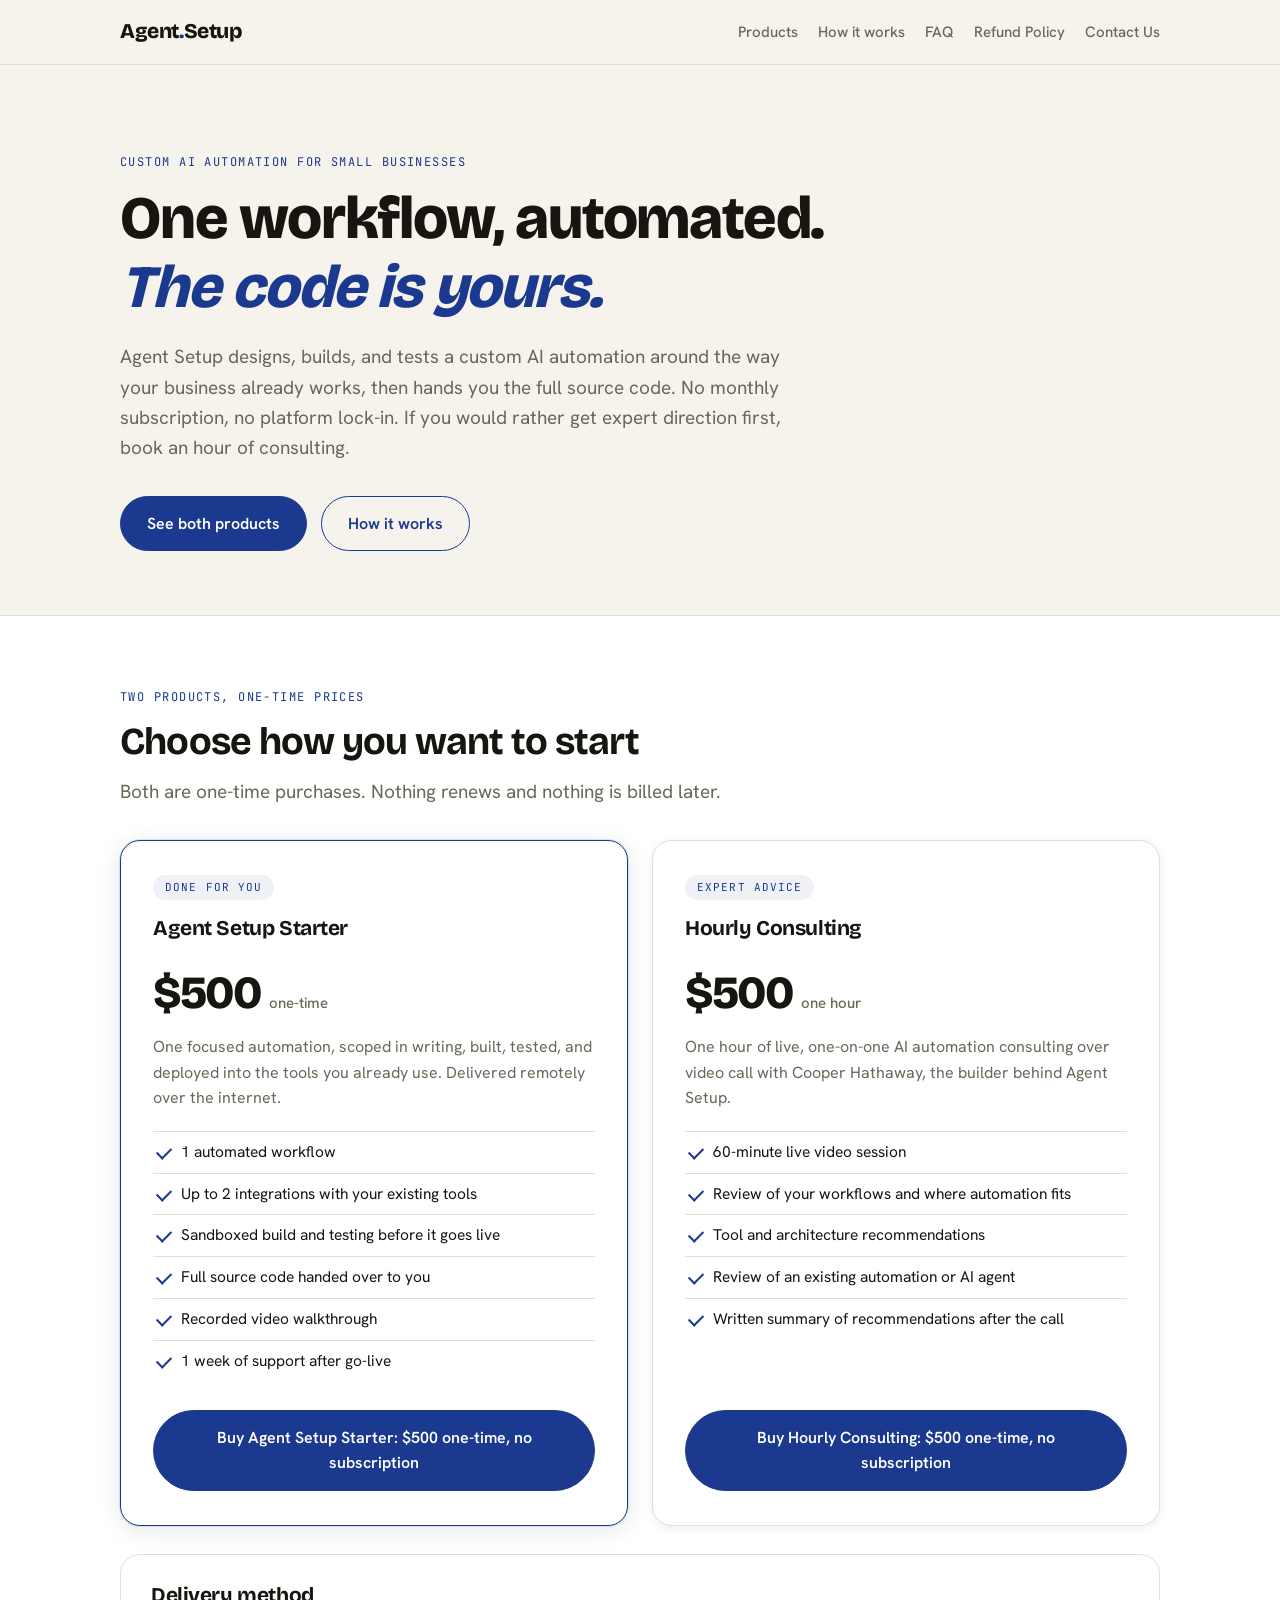
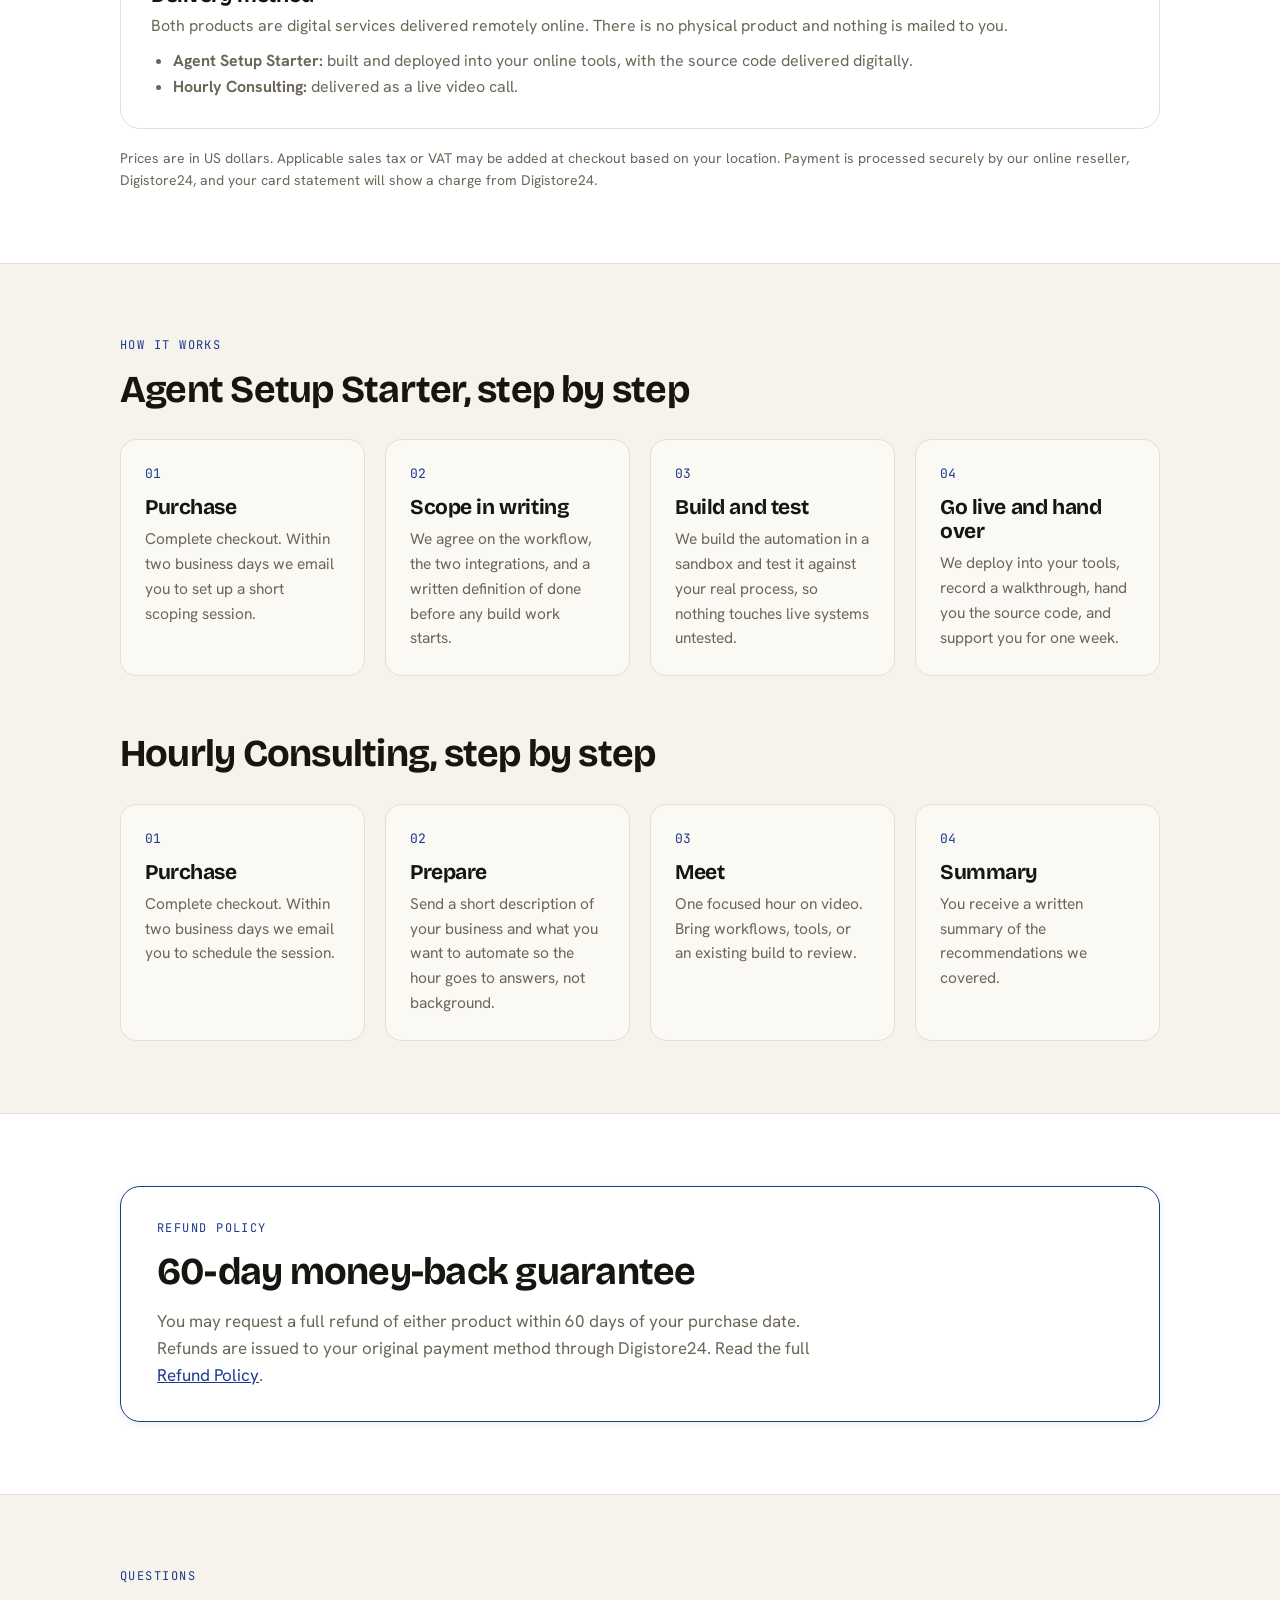
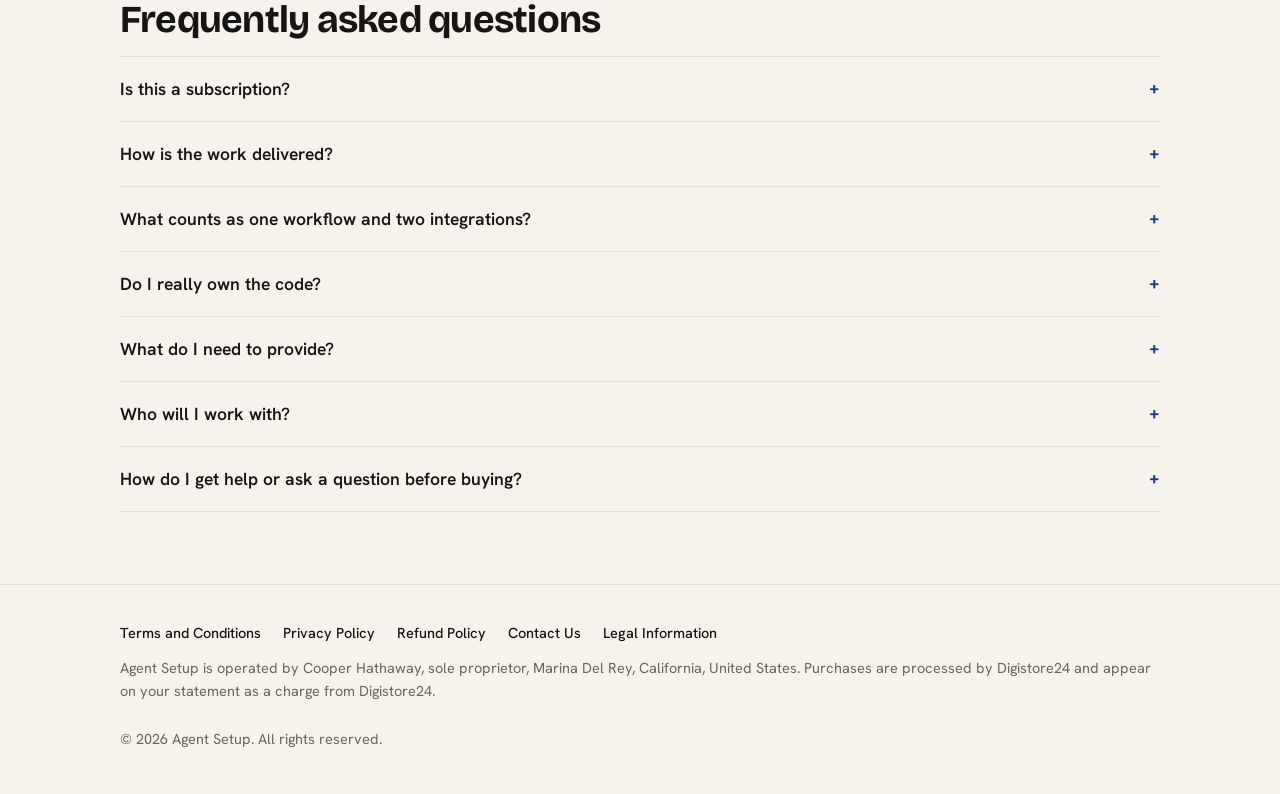
<file: index.html>
<!DOCTYPE html>
<html lang="en">
<head>
<meta charset="utf-8" />
<meta name="viewport" content="width=device-width, initial-scale=1" />
<title>Agent Setup | Custom AI Automation You Own</title>
<meta name="description" content="Agent Setup builds one custom AI automation into your business for a one-time price, or gives you an hour of expert AI automation consulting. You keep the code." />
<link rel="preconnect" href="https://fonts.googleapis.com" />
<link rel="preconnect" href="https://fonts.gstatic.com" crossorigin />
<link href="https://fonts.googleapis.com/css2?family=Bricolage+Grotesque:opsz,wght@12..96,500;12..96,700;12..96,800&family=Hanken+Grotesk:wght@400;500;600&family=JetBrains+Mono:wght@400;500&display=swap" rel="stylesheet" />
<link rel="stylesheet" href="styles.css" />
</head>
<body>

<header class="site-header">
  <div class="wrap">
    <a class="brand" href="index.html">Agent<span>.</span>Setup</a>
    <nav class="nav" aria-label="Main">
      <a href="#products">Products</a>
      <a href="#how">How it works</a>
      <a href="#faq">FAQ</a>
      <a href="refund.html">Refund Policy</a>
      <a href="contact.html">Contact Us</a>
    </nav>
  </div>
</header>

<main>

<section class="hero">
  <div class="wrap">
    <span class="eyebrow">Custom AI automation for small businesses</span>
    <h1>One workflow, automated.<br /><em>The code is yours.</em></h1>
    <p class="lede">Agent Setup designs, builds, and tests a custom AI automation around the way your business already works, then hands you the full source code. No monthly subscription, no platform lock-in. If you would rather get expert direction first, book an hour of consulting.</p>
    <div class="hero-actions">
      <a class="btn btn-primary" href="#products">See both products</a>
      <a class="btn btn-ghost" href="#how">How it works</a>
    </div>
  </div>
</section>

<section id="products" class="alt">
  <div class="wrap">
    <span class="eyebrow">Two products, one-time prices</span>
    <h2>Choose how you want to start</h2>
    <p class="lede">Both are one-time purchases. Nothing renews and nothing is billed later.</p>

    <div class="products">

      <article class="product featured" id="starter">
        <span class="tag">Done for you</span>
        <h3>Agent Setup Starter</h3>
        <div class="price">$500 <small>one-time</small></div>
        <p>One focused automation, scoped in writing, built, tested, and deployed into the tools you already use. Delivered remotely over the internet.</p>
        <ul class="feats">
          <li>1 automated workflow</li>
          <li>Up to 2 integrations with your existing tools</li>
          <li>Sandboxed build and testing before it goes live</li>
          <li>Full source code handed over to you</li>
          <li>Recorded video walkthrough</li>
          <li>1 week of support after go-live</li>
        </ul>
        <!-- DS24 order form: Agent Setup Starter (product 721490) -->
        <a class="btn btn-primary" href="https://www.checkout-ds24.com/product/721490">Buy Agent Setup Starter: $500 one-time, no subscription</a>
      </article>

      <article class="product" id="hourly">
        <span class="tag">Expert advice</span>
        <h3>Hourly Consulting</h3>
        <div class="price">$500 <small>one hour</small></div>
        <p>One hour of live, one-on-one AI automation consulting over video call with Cooper Hathaway, the builder behind Agent Setup.</p>
        <ul class="feats">
          <li>60-minute live video session</li>
          <li>Review of your workflows and where automation fits</li>
          <li>Tool and architecture recommendations</li>
          <li>Review of an existing automation or AI agent</li>
          <li>Written summary of recommendations after the call</li>
        </ul>
        <!-- DS24 order form: Hourly Consulting (product 721520) -->
        <a class="btn btn-primary" href="https://www.checkout-ds24.com/product/721520">Buy Hourly Consulting: $500 one-time, no subscription</a>
      </article>

    </div>
    <div class="card delivery" id="delivery">
      <h3>Delivery method</h3>
      <p>Both products are digital services delivered remotely online. There is no physical product and nothing is mailed to you.</p>
      <ul class="delivery-list">
        <li><strong>Agent Setup Starter:</strong> built and deployed into your online tools, with the source code delivered digitally.</li>
        <li><strong>Hourly Consulting:</strong> delivered as a live video call.</li>
      </ul>
    </div>
    <p class="fine">Prices are in US dollars. Applicable sales tax or VAT may be added at checkout based on your location. Payment is processed securely by our online reseller, Digistore24, and your card statement will show a charge from Digistore24.</p>
  </div>
</section>

<section id="how">
  <div class="wrap">
    <span class="eyebrow">How it works</span>
    <h2>Agent Setup Starter, step by step</h2>
    <div class="steps">
      <div class="step"><h3>Purchase</h3><p>Complete checkout. Within two business days we email you to set up a short scoping session.</p></div>
      <div class="step"><h3>Scope in writing</h3><p>We agree on the workflow, the two integrations, and a written definition of done before any build work starts.</p></div>
      <div class="step"><h3>Build and test</h3><p>We build the automation in a sandbox and test it against your real process, so nothing touches live systems untested.</p></div>
      <div class="step"><h3>Go live and hand over</h3><p>We deploy into your tools, record a walkthrough, hand you the source code, and support you for one week.</p></div>
    </div>

    <h2 style="margin-top:56px;">Hourly Consulting, step by step</h2>
    <div class="steps">
      <div class="step"><h3>Purchase</h3><p>Complete checkout. Within two business days we email you to schedule the session.</p></div>
      <div class="step"><h3>Prepare</h3><p>Send a short description of your business and what you want to automate so the hour goes to answers, not background.</p></div>
      <div class="step"><h3>Meet</h3><p>One focused hour on video. Bring workflows, tools, or an existing build to review.</p></div>
      <div class="step"><h3>Summary</h3><p>You receive a written summary of the recommendations we covered.</p></div>
    </div>
  </div>
</section>

<section class="alt">
  <div class="wrap">
    <div class="guarantee">
      <span class="eyebrow">Refund policy</span>
      <h2>60-day money-back guarantee</h2>
      <p>You may request a full refund of either product within 60 days of your purchase date. Refunds are issued to your original payment method through Digistore24. Read the full <a href="refund.html">Refund Policy</a>.</p>
    </div>
  </div>
</section>

<section id="faq">
  <div class="wrap faq">
    <span class="eyebrow">Questions</span>
    <h2>Frequently asked questions</h2>
    <details>
      <summary>Is this a subscription?</summary>
      <p>No. Both products are one-time purchases. There are no recurring charges.</p>
    </details>
    <details>
      <summary>How is the work delivered?</summary>
      <p>Everything is delivered remotely over the internet. Agent Setup Starter is built and deployed into your online tools, and the code is handed over digitally. Hourly Consulting takes place on a video call. There is no physical product.</p>
    </details>
    <details>
      <summary>What counts as one workflow and two integrations?</summary>
      <p>A workflow is one repeatable process, such as routing new inquiries, processing incoming documents, or updating a CRM from email. An integration is one outside tool the workflow connects to, such as your email, CRM, spreadsheet, or chat app. We confirm the exact scope with you in writing before building.</p>
    </details>
    <details>
      <summary>Do I really own the code?</summary>
      <p>Yes. Once your purchase is complete, the custom code we write for your Starter build is yours. Third-party tools it connects to remain subject to their own terms and fees.</p>
    </details>
    <details>
      <summary>What do I need to provide?</summary>
      <p>Access to the tools the workflow connects to (or a test account), and someone available to answer questions during scoping and testing.</p>
    </details>
    <details>
      <summary>Who will I work with?</summary>
      <p>Cooper Hathaway, who operates Agent Setup and runs every engagement.</p>
    </details>
    <details>
      <summary>How do I get help or ask a question before buying?</summary>
      <p>Email <a href="mailto:cooper@agentsetup.io">cooper@agentsetup.io</a> or visit our <a href="contact.html">Contact Us</a> page.</p>
    </details>
  </div>
</section>

</main>

<footer class="site-footer">
  <div class="wrap">
    <nav class="footer-links" aria-label="Legal">
      <a href="terms.html">Terms and Conditions</a>
      <a href="privacy.html">Privacy Policy</a>
      <a href="refund.html">Refund Policy</a>
      <a href="contact.html">Contact Us</a>
      <a href="legal.html">Legal Information</a>
    </nav>
    <p>Agent Setup is operated by Cooper Hathaway, sole proprietor, Marina Del Rey, California, United States. Purchases are processed by Digistore24 and appear on your statement as a charge from Digistore24.</p>
    <p>&copy; 2026 Agent Setup. All rights reserved.</p>
  </div>
</footer>

</body>
</html>
</file>
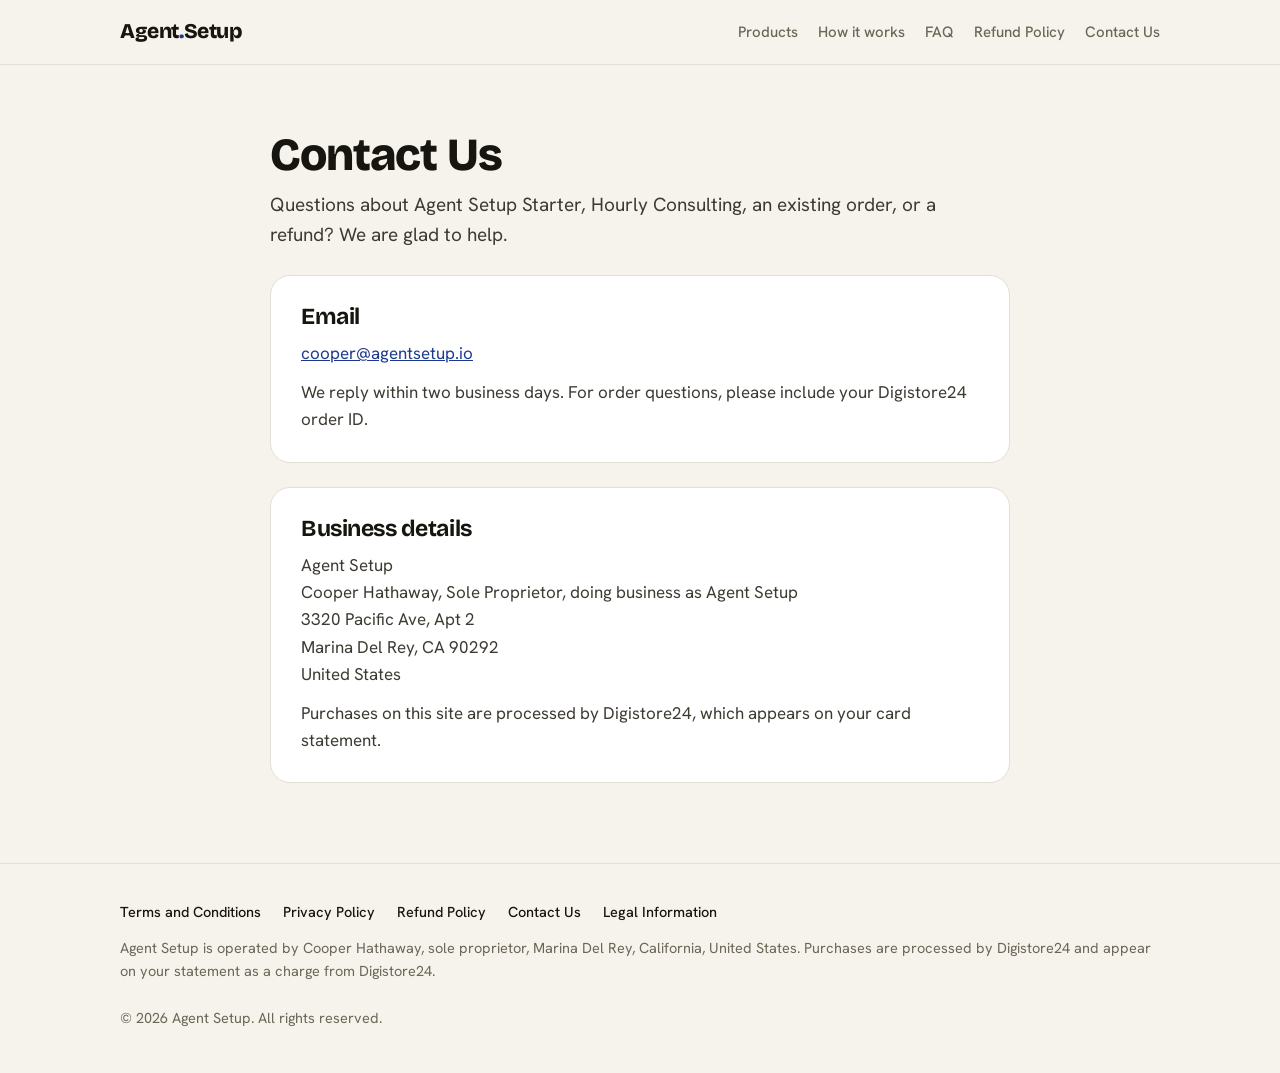
<file: contact.html>
<!DOCTYPE html>
<html lang="en">
<head>
<meta charset="utf-8" />
<meta name="viewport" content="width=device-width, initial-scale=1" />
<title>Contact Us | Agent Setup</title>
<meta name="description" content="Contact Agent Setup." />
<link rel="preconnect" href="https://fonts.googleapis.com" />
<link rel="preconnect" href="https://fonts.gstatic.com" crossorigin />
<link href="https://fonts.googleapis.com/css2?family=Bricolage+Grotesque:opsz,wght@12..96,500;12..96,700;12..96,800&family=Hanken+Grotesk:wght@400;500;600&family=JetBrains+Mono:wght@400;500&display=swap" rel="stylesheet" />
<link rel="stylesheet" href="styles.css" />
</head>
<body>

<header class="site-header">
  <div class="wrap">
    <a class="brand" href="index.html">Agent<span>.</span>Setup</a>
    <nav class="nav" aria-label="Main">
      <a href="index.html#products">Products</a>
      <a href="index.html#how">How it works</a>
      <a href="index.html#faq">FAQ</a>
      <a href="refund.html">Refund Policy</a>
      <a href="contact.html">Contact Us</a>
    </nav>
  </div>
</header>

<main>

<section class="doc">
  <div class="wrap">
    <h1>Contact Us</h1>
    <p class="lede">Questions about Agent Setup Starter, Hourly Consulting, an existing order, or a refund? We are glad to help.</p>
    <div class="card">
      <h2 style="margin-top:0;">Email</h2>
      <p><a href="mailto:cooper@agentsetup.io">cooper@agentsetup.io</a></p>
      <p>We reply within two business days. For order questions, please include your Digistore24 order ID.</p>
    </div>
    <div class="card">
      <h2 style="margin-top:0;">Business details</h2>
      <p>Agent Setup<br />Cooper Hathaway, Sole Proprietor, doing business as Agent Setup<br />3320 Pacific Ave, Apt 2<br />Marina Del Rey, CA 90292<br />United States</p>
      <p>Purchases on this site are processed by Digistore24, which appears on your card statement.</p>
    </div>
  </div>
</section>

</main>

<footer class="site-footer">
  <div class="wrap">
    <nav class="footer-links" aria-label="Legal">
      <a href="terms.html">Terms and Conditions</a>
      <a href="privacy.html">Privacy Policy</a>
      <a href="refund.html">Refund Policy</a>
      <a href="contact.html">Contact Us</a>
      <a href="legal.html">Legal Information</a>
    </nav>
    <p>Agent Setup is operated by Cooper Hathaway, sole proprietor, Marina Del Rey, California, United States. Purchases are processed by Digistore24 and appear on your statement as a charge from Digistore24.</p>
    <p>&copy; 2026 Agent Setup. All rights reserved.</p>
  </div>
</footer>

</body>
</html>
</file>
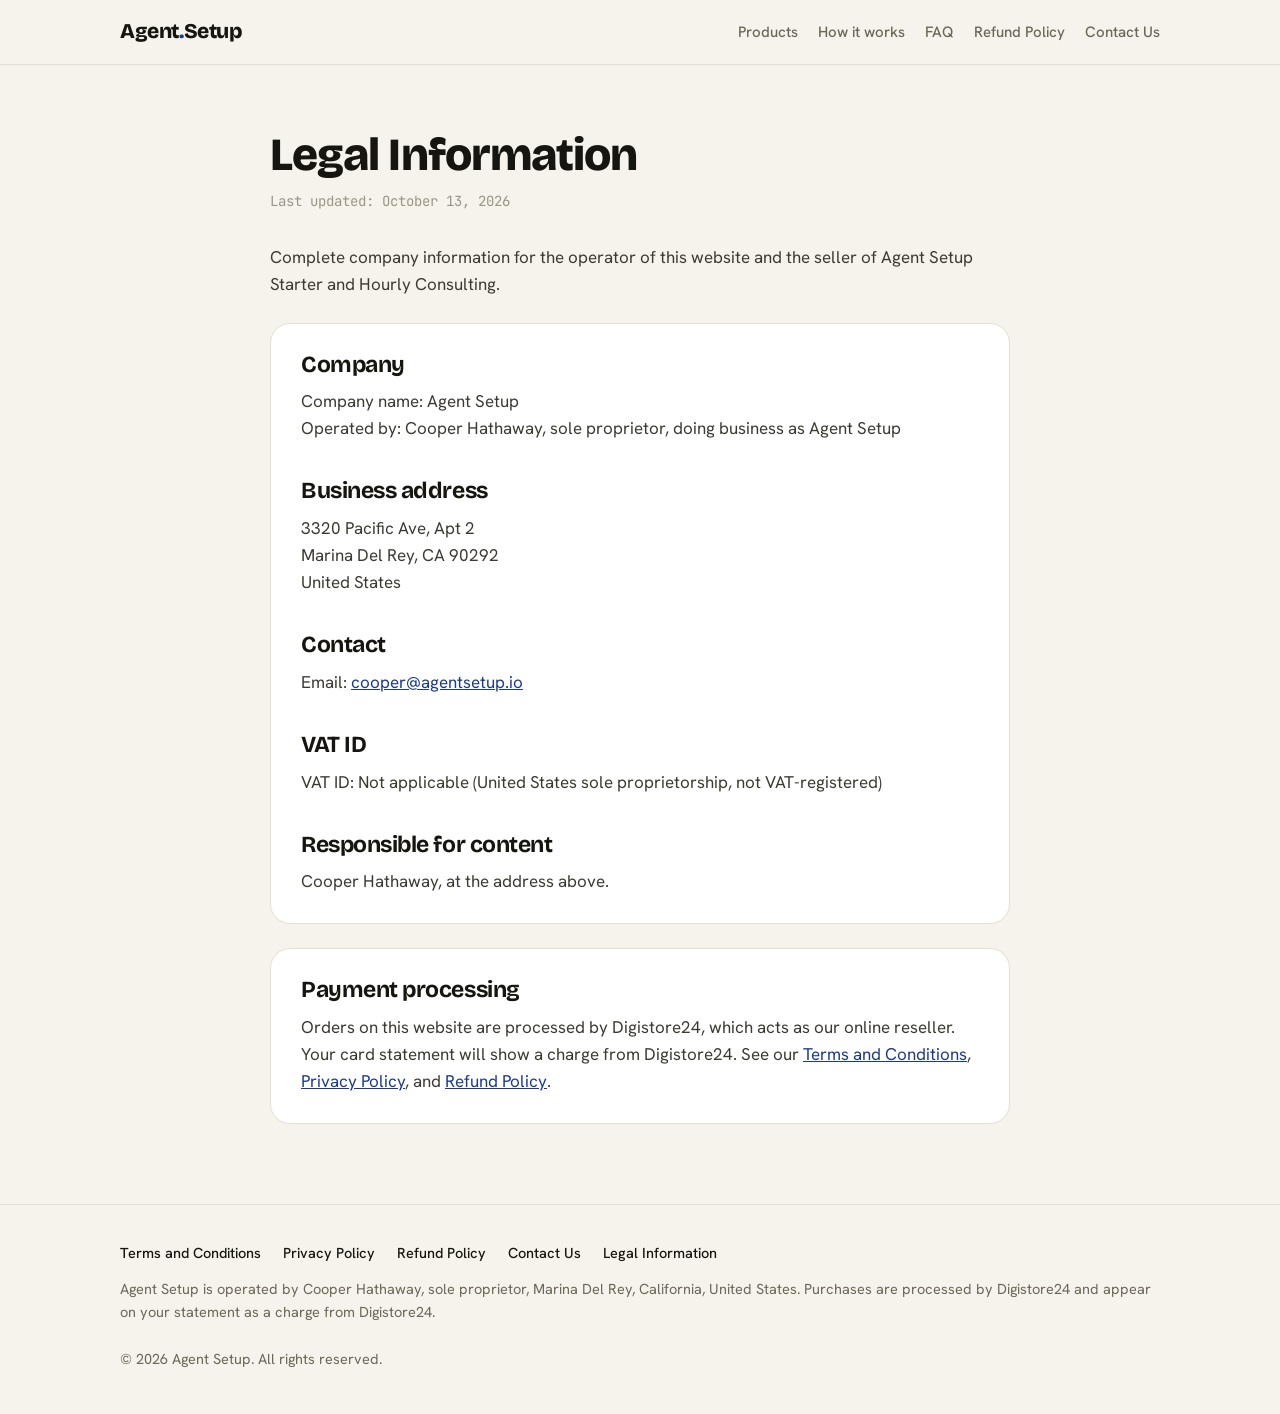
<file: legal.html>
<!DOCTYPE html>
<html lang="en">
<head>
<meta charset="utf-8" />
<meta name="viewport" content="width=device-width, initial-scale=1" />
<title>Legal Information | Agent Setup</title>
<meta name="description" content="Legal Information: company details for Agent Setup." />
<link rel="preconnect" href="https://fonts.googleapis.com" />
<link rel="preconnect" href="https://fonts.gstatic.com" crossorigin />
<link href="https://fonts.googleapis.com/css2?family=Bricolage+Grotesque:opsz,wght@12..96,500;12..96,700;12..96,800&family=Hanken+Grotesk:wght@400;500;600&family=JetBrains+Mono:wght@400;500&display=swap" rel="stylesheet" />
<link rel="stylesheet" href="styles.css" />
</head>
<body>

<header class="site-header">
  <div class="wrap">
    <a class="brand" href="index.html">Agent<span>.</span>Setup</a>
    <nav class="nav" aria-label="Main">
      <a href="index.html#products">Products</a>
      <a href="index.html#how">How it works</a>
      <a href="index.html#faq">FAQ</a>
      <a href="refund.html">Refund Policy</a>
      <a href="contact.html">Contact Us</a>
    </nav>
  </div>
</header>

<main>

<section class="doc">
  <div class="wrap">
    <h1>Legal Information</h1>
    <p class="updated">Last updated: October 13, 2026</p>
    <p>Complete company information for the operator of this website and the seller of Agent Setup Starter and Hourly Consulting.</p>
    <div class="card">
      <h2 style="margin-top:0;">Company</h2>
      <p>Company name: Agent Setup<br />Operated by: Cooper Hathaway, sole proprietor, doing business as Agent Setup</p>
      <h2>Business address</h2>
      <p>3320 Pacific Ave, Apt 2<br />Marina Del Rey, CA 90292<br />United States</p>
      <h2>Contact</h2>
      <p>Email: <a href="mailto:cooper@agentsetup.io">cooper@agentsetup.io</a></p>
      <h2>VAT ID</h2>
      <p>VAT ID: Not applicable (United States sole proprietorship, not VAT-registered)</p>
      <h2>Responsible for content</h2>
      <p>Cooper Hathaway, at the address above.</p>
    </div>
    <div class="card">
      <h2 style="margin-top:0;">Payment processing</h2>
      <p>Orders on this website are processed by Digistore24, which acts as our online reseller. Your card statement will show a charge from Digistore24. See our <a href="terms.html">Terms and Conditions</a>, <a href="privacy.html">Privacy Policy</a>, and <a href="refund.html">Refund Policy</a>.</p>
    </div>
  </div>
</section>

</main>

<footer class="site-footer">
  <div class="wrap">
    <nav class="footer-links" aria-label="Legal">
      <a href="terms.html">Terms and Conditions</a>
      <a href="privacy.html">Privacy Policy</a>
      <a href="refund.html">Refund Policy</a>
      <a href="contact.html">Contact Us</a>
      <a href="legal.html">Legal Information</a>
    </nav>
    <p>Agent Setup is operated by Cooper Hathaway, sole proprietor, Marina Del Rey, California, United States. Purchases are processed by Digistore24 and appear on your statement as a charge from Digistore24.</p>
    <p>&copy; 2026 Agent Setup. All rights reserved.</p>
  </div>
</footer>

</body>
</html>
</file>
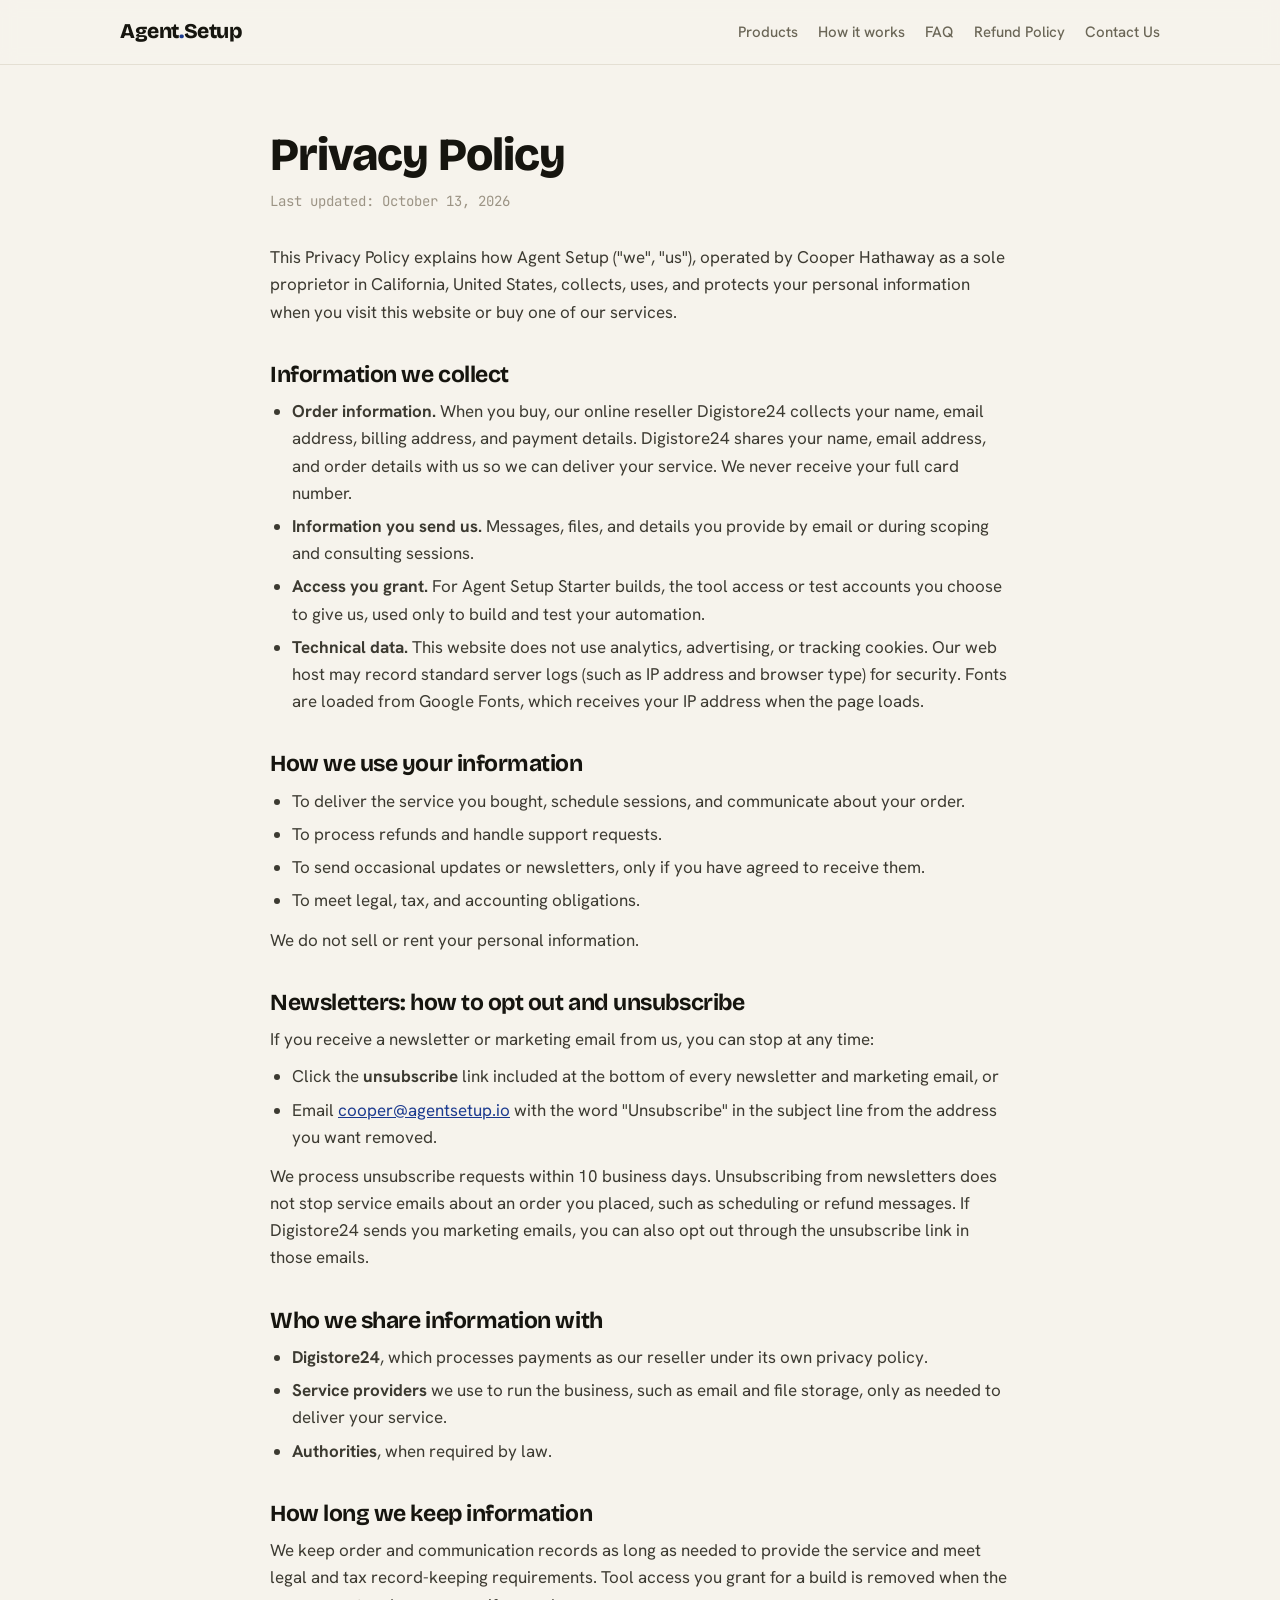
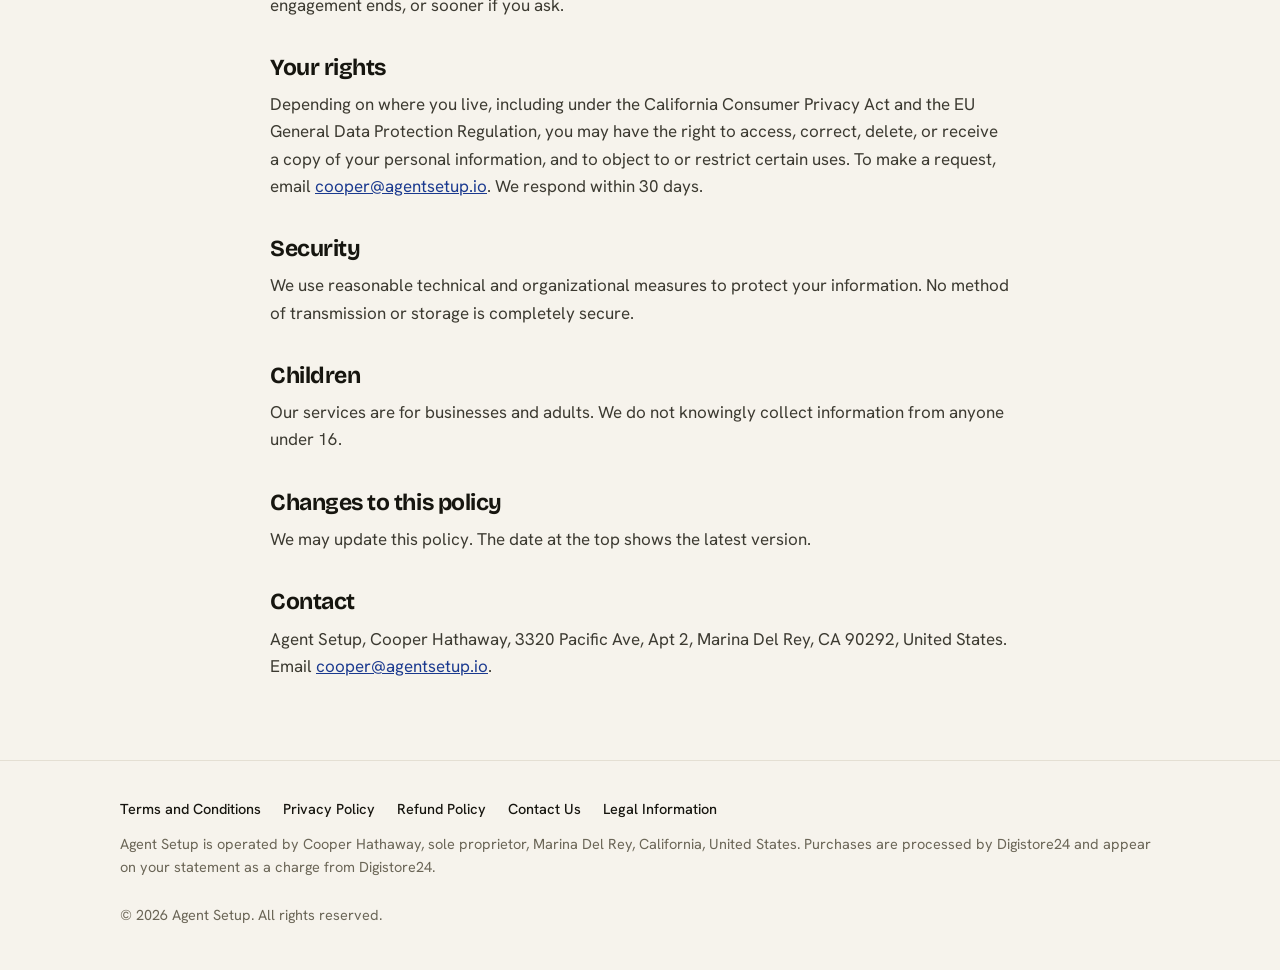
<file: privacy.html>
<!DOCTYPE html>
<html lang="en">
<head>
<meta charset="utf-8" />
<meta name="viewport" content="width=device-width, initial-scale=1" />
<title>Privacy Policy | Agent Setup</title>
<meta name="description" content="How Agent Setup collects, uses, and protects personal information, and how to unsubscribe." />
<link rel="preconnect" href="https://fonts.googleapis.com" />
<link rel="preconnect" href="https://fonts.gstatic.com" crossorigin />
<link href="https://fonts.googleapis.com/css2?family=Bricolage+Grotesque:opsz,wght@12..96,500;12..96,700;12..96,800&family=Hanken+Grotesk:wght@400;500;600&family=JetBrains+Mono:wght@400;500&display=swap" rel="stylesheet" />
<link rel="stylesheet" href="styles.css" />
</head>
<body>

<header class="site-header">
  <div class="wrap">
    <a class="brand" href="index.html">Agent<span>.</span>Setup</a>
    <nav class="nav" aria-label="Main">
      <a href="index.html#products">Products</a>
      <a href="index.html#how">How it works</a>
      <a href="index.html#faq">FAQ</a>
      <a href="refund.html">Refund Policy</a>
      <a href="contact.html">Contact Us</a>
    </nav>
  </div>
</header>

<main>

<section class="doc">
  <div class="wrap">
    <h1>Privacy Policy</h1>
    <p class="updated">Last updated: October 13, 2026</p>
    <p>This Privacy Policy explains how Agent Setup ("we", "us"), operated by Cooper Hathaway as a sole proprietor in California, United States, collects, uses, and protects your personal information when you visit this website or buy one of our services.</p>

    <h2>Information we collect</h2>
    <ul>
      <li><strong>Order information.</strong> When you buy, our online reseller Digistore24 collects your name, email address, billing address, and payment details. Digistore24 shares your name, email address, and order details with us so we can deliver your service. We never receive your full card number.</li>
      <li><strong>Information you send us.</strong> Messages, files, and details you provide by email or during scoping and consulting sessions.</li>
      <li><strong>Access you grant.</strong> For Agent Setup Starter builds, the tool access or test accounts you choose to give us, used only to build and test your automation.</li>
      <li><strong>Technical data.</strong> This website does not use analytics, advertising, or tracking cookies. Our web host may record standard server logs (such as IP address and browser type) for security. Fonts are loaded from Google Fonts, which receives your IP address when the page loads.</li>
    </ul>

    <h2>How we use your information</h2>
    <ul>
      <li>To deliver the service you bought, schedule sessions, and communicate about your order.</li>
      <li>To process refunds and handle support requests.</li>
      <li>To send occasional updates or newsletters, only if you have agreed to receive them.</li>
      <li>To meet legal, tax, and accounting obligations.</li>
    </ul>
    <p>We do not sell or rent your personal information.</p>

    <h2>Newsletters: how to opt out and unsubscribe</h2>
    <p>If you receive a newsletter or marketing email from us, you can stop at any time:</p>
    <ul>
      <li>Click the <strong>unsubscribe</strong> link included at the bottom of every newsletter and marketing email, or</li>
      <li>Email <a href="mailto:cooper@agentsetup.io">cooper@agentsetup.io</a> with the word "Unsubscribe" in the subject line from the address you want removed.</li>
    </ul>
    <p>We process unsubscribe requests within 10 business days. Unsubscribing from newsletters does not stop service emails about an order you placed, such as scheduling or refund messages. If Digistore24 sends you marketing emails, you can also opt out through the unsubscribe link in those emails.</p>

    <h2>Who we share information with</h2>
    <ul>
      <li><strong>Digistore24</strong>, which processes payments as our reseller under its own privacy policy.</li>
      <li><strong>Service providers</strong> we use to run the business, such as email and file storage, only as needed to deliver your service.</li>
      <li><strong>Authorities</strong>, when required by law.</li>
    </ul>

    <h2>How long we keep information</h2>
    <p>We keep order and communication records as long as needed to provide the service and meet legal and tax record-keeping requirements. Tool access you grant for a build is removed when the engagement ends, or sooner if you ask.</p>

    <h2>Your rights</h2>
    <p>Depending on where you live, including under the California Consumer Privacy Act and the EU General Data Protection Regulation, you may have the right to access, correct, delete, or receive a copy of your personal information, and to object to or restrict certain uses. To make a request, email <a href="mailto:cooper@agentsetup.io">cooper@agentsetup.io</a>. We respond within 30 days.</p>

    <h2>Security</h2>
    <p>We use reasonable technical and organizational measures to protect your information. No method of transmission or storage is completely secure.</p>

    <h2>Children</h2>
    <p>Our services are for businesses and adults. We do not knowingly collect information from anyone under 16.</p>

    <h2>Changes to this policy</h2>
    <p>We may update this policy. The date at the top shows the latest version.</p>

    <h2>Contact</h2>
    <p>Agent Setup, Cooper Hathaway, 3320 Pacific Ave, Apt 2, Marina Del Rey, CA 90292, United States. Email <a href="mailto:cooper@agentsetup.io">cooper@agentsetup.io</a>.</p>
  </div>
</section>

</main>

<footer class="site-footer">
  <div class="wrap">
    <nav class="footer-links" aria-label="Legal">
      <a href="terms.html">Terms and Conditions</a>
      <a href="privacy.html">Privacy Policy</a>
      <a href="refund.html">Refund Policy</a>
      <a href="contact.html">Contact Us</a>
      <a href="legal.html">Legal Information</a>
    </nav>
    <p>Agent Setup is operated by Cooper Hathaway, sole proprietor, Marina Del Rey, California, United States. Purchases are processed by Digistore24 and appear on your statement as a charge from Digistore24.</p>
    <p>&copy; 2026 Agent Setup. All rights reserved.</p>
  </div>
</footer>

</body>
</html>
</file>
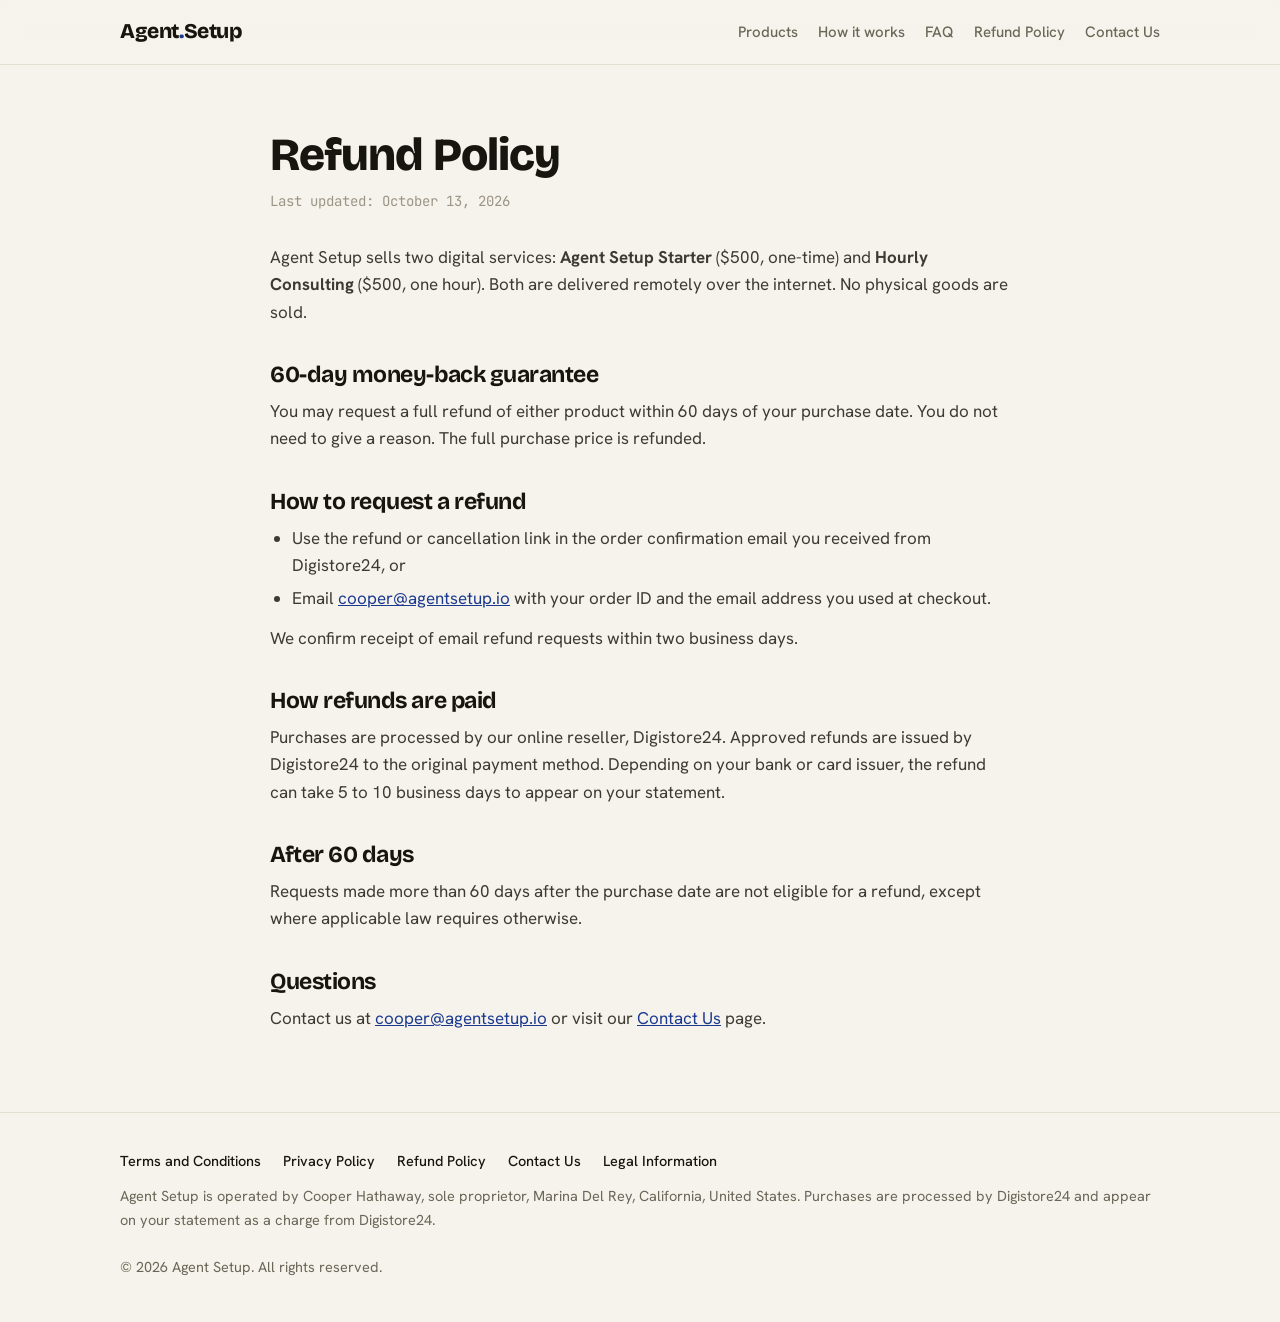
<file: refund.html>
<!DOCTYPE html>
<html lang="en">
<head>
<meta charset="utf-8" />
<meta name="viewport" content="width=device-width, initial-scale=1" />
<title>Refund Policy | Agent Setup</title>
<meta name="description" content="Agent Setup refund policy: 60-day money-back guarantee on both products." />
<link rel="preconnect" href="https://fonts.googleapis.com" />
<link rel="preconnect" href="https://fonts.gstatic.com" crossorigin />
<link href="https://fonts.googleapis.com/css2?family=Bricolage+Grotesque:opsz,wght@12..96,500;12..96,700;12..96,800&family=Hanken+Grotesk:wght@400;500;600&family=JetBrains+Mono:wght@400;500&display=swap" rel="stylesheet" />
<link rel="stylesheet" href="styles.css" />
</head>
<body>

<header class="site-header">
  <div class="wrap">
    <a class="brand" href="index.html">Agent<span>.</span>Setup</a>
    <nav class="nav" aria-label="Main">
      <a href="index.html#products">Products</a>
      <a href="index.html#how">How it works</a>
      <a href="index.html#faq">FAQ</a>
      <a href="refund.html">Refund Policy</a>
      <a href="contact.html">Contact Us</a>
    </nav>
  </div>
</header>

<main>

<section class="doc">
  <div class="wrap">
    <h1>Refund Policy</h1>
    <p class="updated">Last updated: October 13, 2026</p>
    <p>Agent Setup sells two digital services: <strong>Agent Setup Starter</strong> ($500, one-time) and <strong>Hourly Consulting</strong> ($500, one hour). Both are delivered remotely over the internet. No physical goods are sold.</p>

    <h2>60-day money-back guarantee</h2>
    <p>You may request a full refund of either product within 60 days of your purchase date. You do not need to give a reason. The full purchase price is refunded.</p>

    <h2>How to request a refund</h2>
    <ul>
      <li>Use the refund or cancellation link in the order confirmation email you received from Digistore24, or</li>
      <li>Email <a href="mailto:cooper@agentsetup.io">cooper@agentsetup.io</a> with your order ID and the email address you used at checkout.</li>
    </ul>
    <p>We confirm receipt of email refund requests within two business days.</p>

    <h2>How refunds are paid</h2>
    <p>Purchases are processed by our online reseller, Digistore24. Approved refunds are issued by Digistore24 to the original payment method. Depending on your bank or card issuer, the refund can take 5 to 10 business days to appear on your statement.</p>

    <h2>After 60 days</h2>
    <p>Requests made more than 60 days after the purchase date are not eligible for a refund, except where applicable law requires otherwise.</p>

    <h2>Questions</h2>
    <p>Contact us at <a href="mailto:cooper@agentsetup.io">cooper@agentsetup.io</a> or visit our <a href="contact.html">Contact Us</a> page.</p>
  </div>
</section>

</main>

<footer class="site-footer">
  <div class="wrap">
    <nav class="footer-links" aria-label="Legal">
      <a href="terms.html">Terms and Conditions</a>
      <a href="privacy.html">Privacy Policy</a>
      <a href="refund.html">Refund Policy</a>
      <a href="contact.html">Contact Us</a>
      <a href="legal.html">Legal Information</a>
    </nav>
    <p>Agent Setup is operated by Cooper Hathaway, sole proprietor, Marina Del Rey, California, United States. Purchases are processed by Digistore24 and appear on your statement as a charge from Digistore24.</p>
    <p>&copy; 2026 Agent Setup. All rights reserved.</p>
  </div>
</footer>

</body>
</html>
</file>
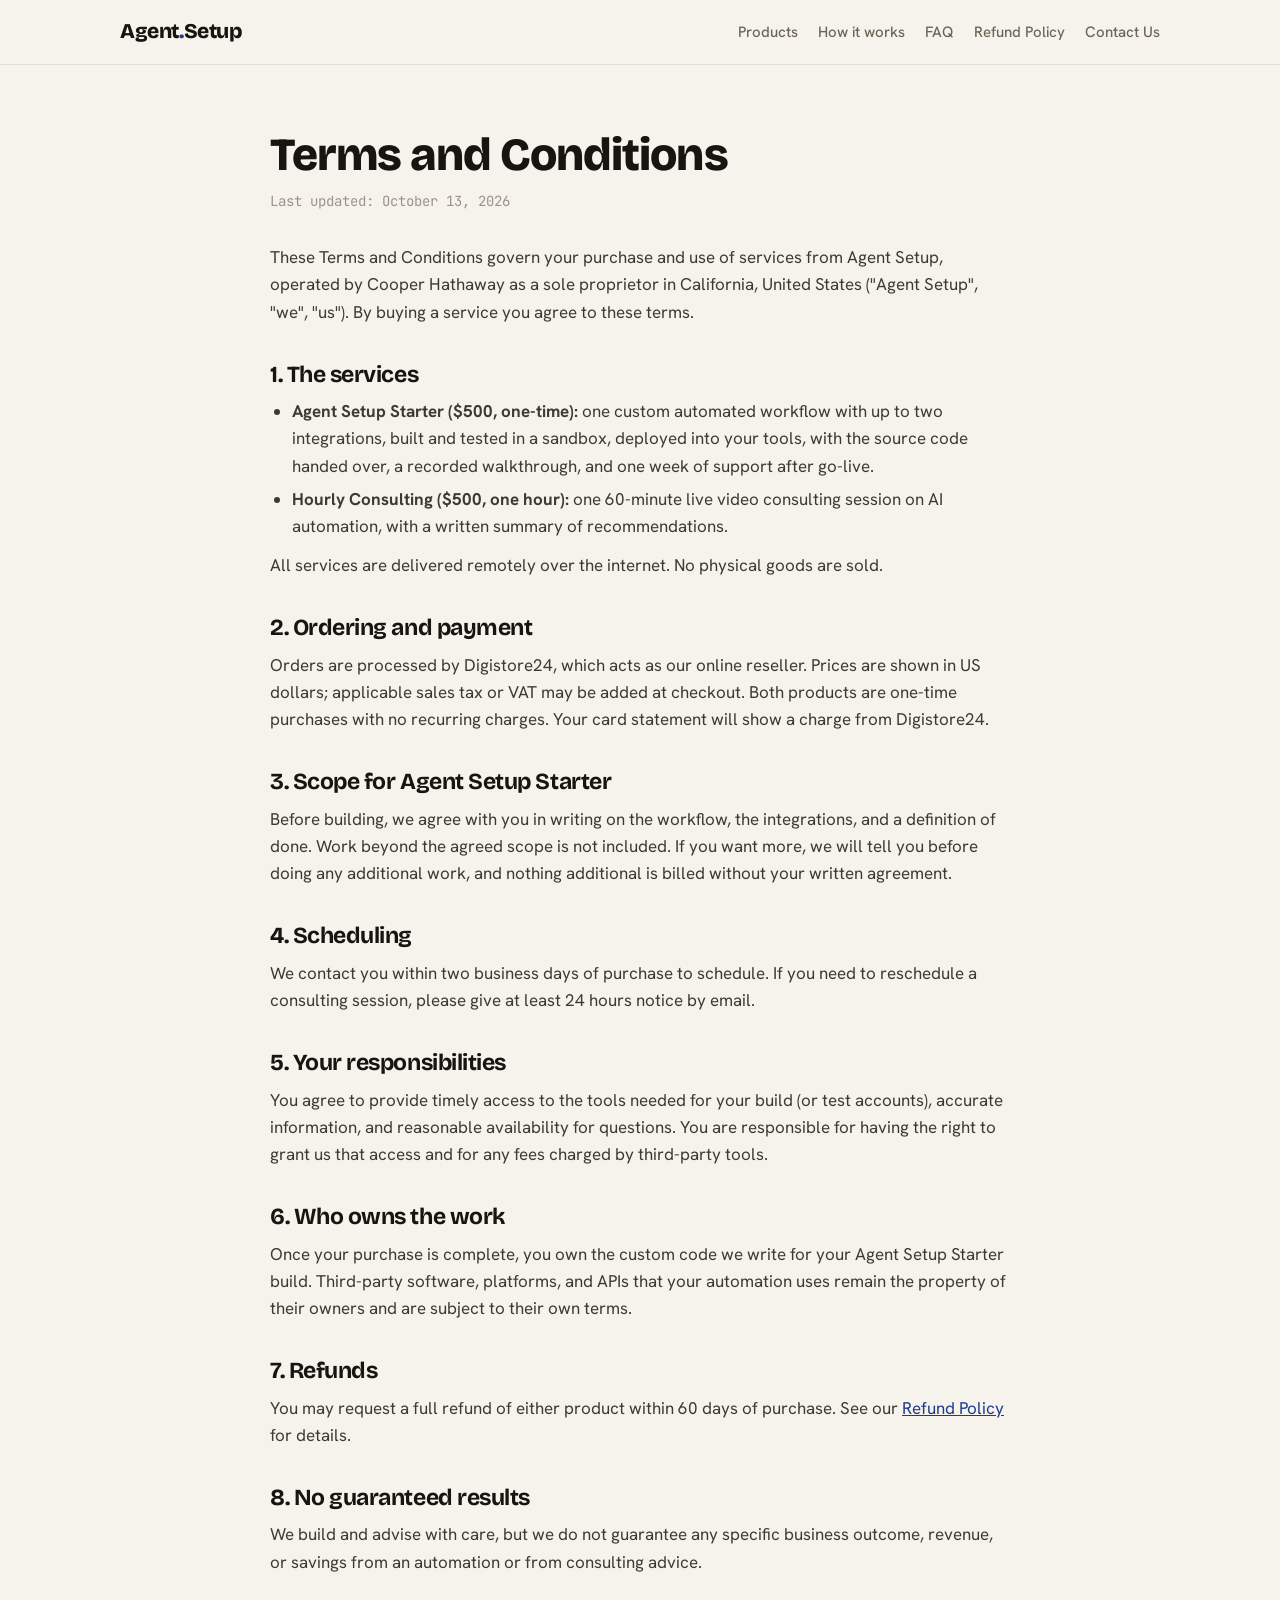
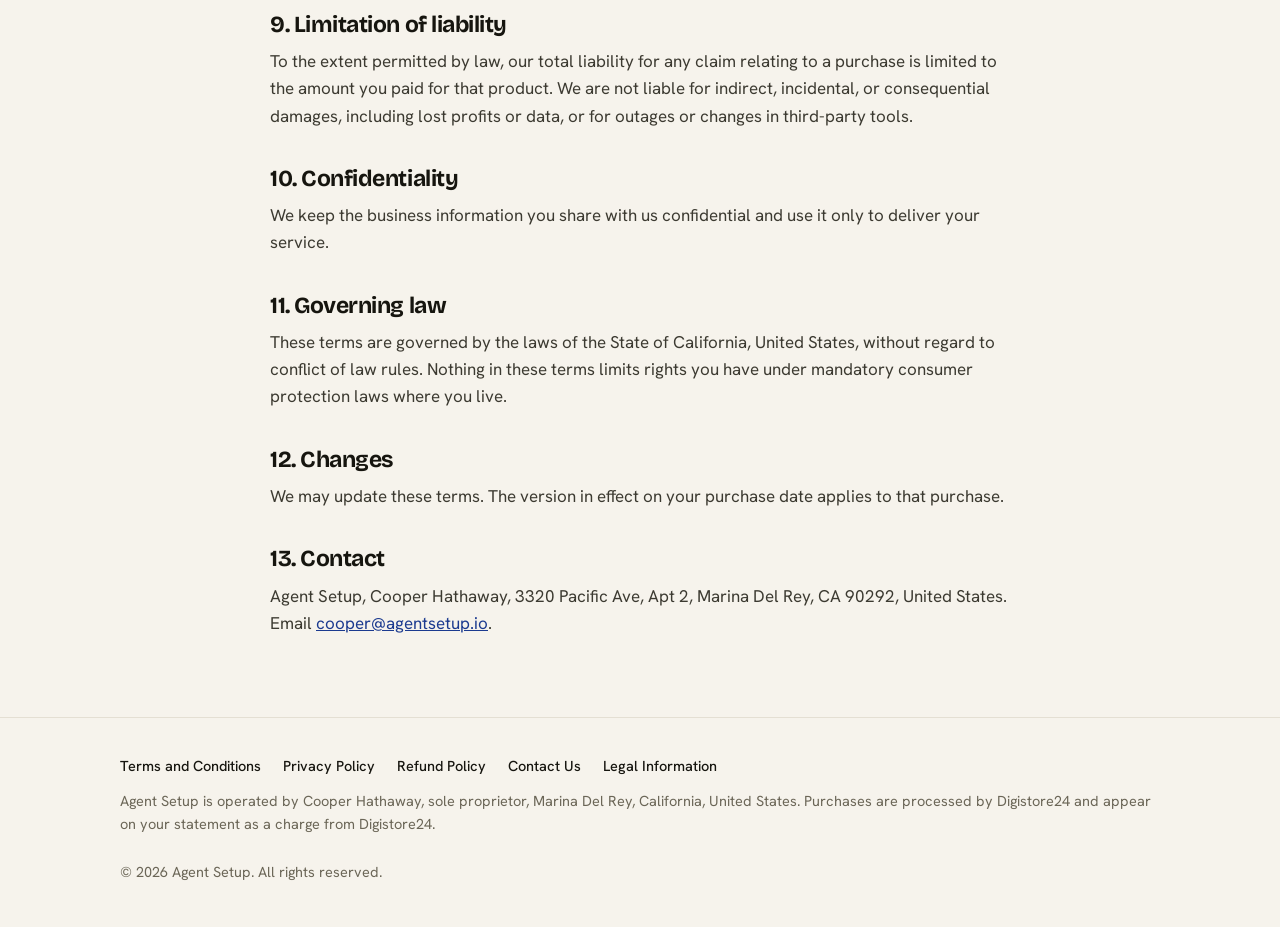
<file: terms.html>
<!DOCTYPE html>
<html lang="en">
<head>
<meta charset="utf-8" />
<meta name="viewport" content="width=device-width, initial-scale=1" />
<title>Terms and Conditions | Agent Setup</title>
<meta name="description" content="Terms and Conditions for Agent Setup Starter and Hourly Consulting." />
<link rel="preconnect" href="https://fonts.googleapis.com" />
<link rel="preconnect" href="https://fonts.gstatic.com" crossorigin />
<link href="https://fonts.googleapis.com/css2?family=Bricolage+Grotesque:opsz,wght@12..96,500;12..96,700;12..96,800&family=Hanken+Grotesk:wght@400;500;600&family=JetBrains+Mono:wght@400;500&display=swap" rel="stylesheet" />
<link rel="stylesheet" href="styles.css" />
</head>
<body>

<header class="site-header">
  <div class="wrap">
    <a class="brand" href="index.html">Agent<span>.</span>Setup</a>
    <nav class="nav" aria-label="Main">
      <a href="index.html#products">Products</a>
      <a href="index.html#how">How it works</a>
      <a href="index.html#faq">FAQ</a>
      <a href="refund.html">Refund Policy</a>
      <a href="contact.html">Contact Us</a>
    </nav>
  </div>
</header>

<main>

<section class="doc">
  <div class="wrap">
    <h1>Terms and Conditions</h1>
    <p class="updated">Last updated: October 13, 2026</p>
    <p>These Terms and Conditions govern your purchase and use of services from Agent Setup, operated by Cooper Hathaway as a sole proprietor in California, United States ("Agent Setup", "we", "us"). By buying a service you agree to these terms.</p>

    <h2>1. The services</h2>
    <ul>
      <li><strong>Agent Setup Starter ($500, one-time):</strong> one custom automated workflow with up to two integrations, built and tested in a sandbox, deployed into your tools, with the source code handed over, a recorded walkthrough, and one week of support after go-live.</li>
      <li><strong>Hourly Consulting ($500, one hour):</strong> one 60-minute live video consulting session on AI automation, with a written summary of recommendations.</li>
    </ul>
    <p>All services are delivered remotely over the internet. No physical goods are sold.</p>

    <h2>2. Ordering and payment</h2>
    <p>Orders are processed by Digistore24, which acts as our online reseller. Prices are shown in US dollars; applicable sales tax or VAT may be added at checkout. Both products are one-time purchases with no recurring charges. Your card statement will show a charge from Digistore24.</p>

    <h2>3. Scope for Agent Setup Starter</h2>
    <p>Before building, we agree with you in writing on the workflow, the integrations, and a definition of done. Work beyond the agreed scope is not included. If you want more, we will tell you before doing any additional work, and nothing additional is billed without your written agreement.</p>

    <h2>4. Scheduling</h2>
    <p>We contact you within two business days of purchase to schedule. If you need to reschedule a consulting session, please give at least 24 hours notice by email.</p>

    <h2>5. Your responsibilities</h2>
    <p>You agree to provide timely access to the tools needed for your build (or test accounts), accurate information, and reasonable availability for questions. You are responsible for having the right to grant us that access and for any fees charged by third-party tools.</p>

    <h2>6. Who owns the work</h2>
    <p>Once your purchase is complete, you own the custom code we write for your Agent Setup Starter build. Third-party software, platforms, and APIs that your automation uses remain the property of their owners and are subject to their own terms.</p>

    <h2>7. Refunds</h2>
    <p>You may request a full refund of either product within 60 days of purchase. See our <a href="refund.html">Refund Policy</a> for details.</p>

    <h2>8. No guaranteed results</h2>
    <p>We build and advise with care, but we do not guarantee any specific business outcome, revenue, or savings from an automation or from consulting advice.</p>

    <h2>9. Limitation of liability</h2>
    <p>To the extent permitted by law, our total liability for any claim relating to a purchase is limited to the amount you paid for that product. We are not liable for indirect, incidental, or consequential damages, including lost profits or data, or for outages or changes in third-party tools.</p>

    <h2>10. Confidentiality</h2>
    <p>We keep the business information you share with us confidential and use it only to deliver your service.</p>

    <h2>11. Governing law</h2>
    <p>These terms are governed by the laws of the State of California, United States, without regard to conflict of law rules. Nothing in these terms limits rights you have under mandatory consumer protection laws where you live.</p>

    <h2>12. Changes</h2>
    <p>We may update these terms. The version in effect on your purchase date applies to that purchase.</p>

    <h2>13. Contact</h2>
    <p>Agent Setup, Cooper Hathaway, 3320 Pacific Ave, Apt 2, Marina Del Rey, CA 90292, United States. Email <a href="mailto:cooper@agentsetup.io">cooper@agentsetup.io</a>.</p>
  </div>
</section>

</main>

<footer class="site-footer">
  <div class="wrap">
    <nav class="footer-links" aria-label="Legal">
      <a href="terms.html">Terms and Conditions</a>
      <a href="privacy.html">Privacy Policy</a>
      <a href="refund.html">Refund Policy</a>
      <a href="contact.html">Contact Us</a>
      <a href="legal.html">Legal Information</a>
    </nav>
    <p>Agent Setup is operated by Cooper Hathaway, sole proprietor, Marina Del Rey, California, United States. Purchases are processed by Digistore24 and appear on your statement as a charge from Digistore24.</p>
    <p>&copy; 2026 Agent Setup. All rights reserved.</p>
  </div>
</footer>

</body>
</html>
</file>
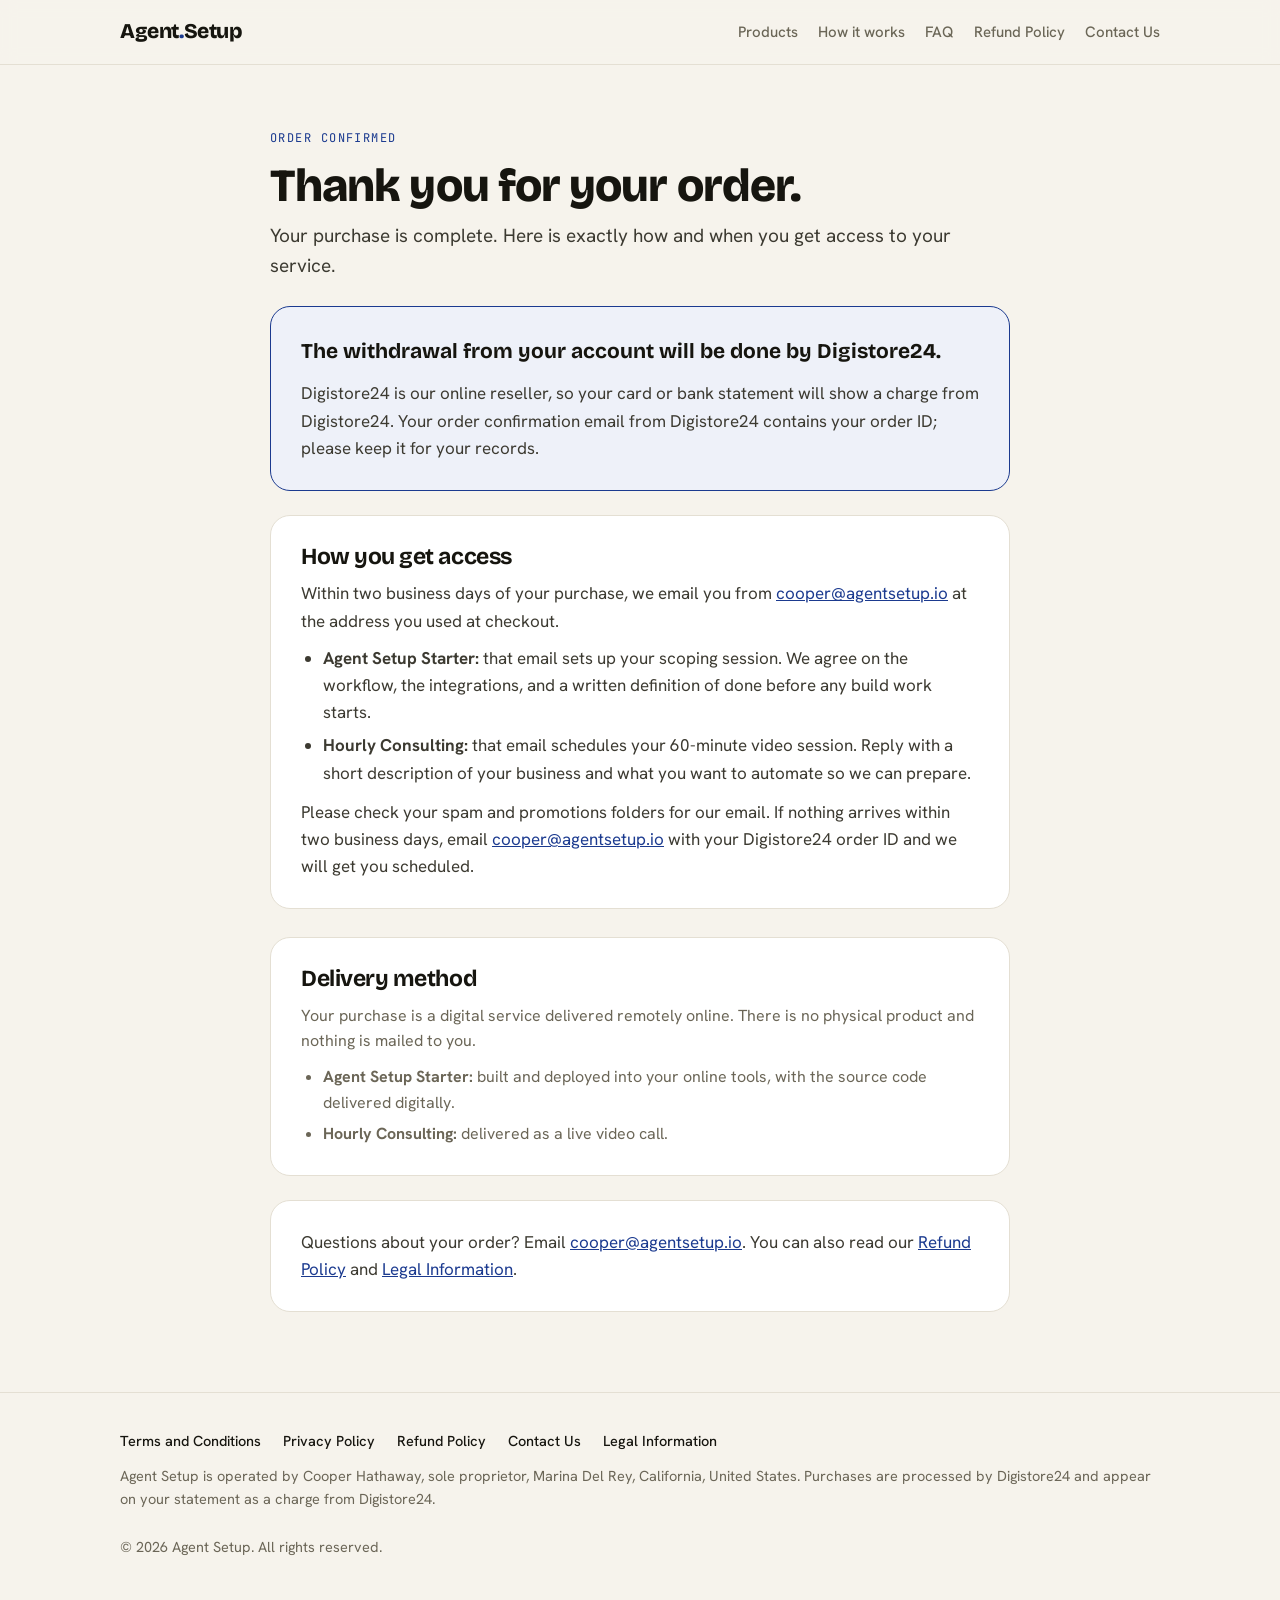
<file: thank-you.html>
<!DOCTYPE html>
<html lang="en">
<head>
<meta charset="utf-8" />
<meta name="robots" content="noindex" />
<meta name="viewport" content="width=device-width, initial-scale=1" />
<title>Thank You | Agent Setup</title>
<meta name="description" content="Thank you for your Agent Setup order." />
<link rel="preconnect" href="https://fonts.googleapis.com" />
<link rel="preconnect" href="https://fonts.gstatic.com" crossorigin />
<link href="https://fonts.googleapis.com/css2?family=Bricolage+Grotesque:opsz,wght@12..96,500;12..96,700;12..96,800&family=Hanken+Grotesk:wght@400;500;600&family=JetBrains+Mono:wght@400;500&display=swap" rel="stylesheet" />
<link rel="stylesheet" href="styles.css" />
</head>
<body>

<header class="site-header">
  <div class="wrap">
    <a class="brand" href="index.html">Agent<span>.</span>Setup</a>
    <nav class="nav" aria-label="Main">
      <a href="index.html#products">Products</a>
      <a href="index.html#how">How it works</a>
      <a href="index.html#faq">FAQ</a>
      <a href="refund.html">Refund Policy</a>
      <a href="contact.html">Contact Us</a>
    </nav>
  </div>
</header>

<main>

<section class="doc">
  <div class="wrap">
    <span class="eyebrow">Order confirmed</span>
    <h1>Thank you for your order.</h1>
    <p class="lede">Your purchase is complete. Here is exactly how and when you get access to your service.</p>
    <div class="card notice">
      <p><strong>The withdrawal from your account will be done by Digistore24.</strong></p>
      <p>Digistore24 is our online reseller, so your card or bank statement will show a charge from Digistore24. Your order confirmation email from Digistore24 contains your order ID; please keep it for your records.</p>
    </div>
    <div class="card">
      <h2 style="margin-top:0;">How you get access</h2>
      <p>Within two business days of your purchase, we email you from <a href="mailto:cooper@agentsetup.io">cooper@agentsetup.io</a> at the address you used at checkout.</p>
      <ul>
        <li><strong>Agent Setup Starter:</strong> that email sets up your scoping session. We agree on the workflow, the integrations, and a written definition of done before any build work starts.</li>
        <li><strong>Hourly Consulting:</strong> that email schedules your 60-minute video session. Reply with a short description of your business and what you want to automate so we can prepare.</li>
      </ul>
      <p>Please check your spam and promotions folders for our email. If nothing arrives within two business days, email <a href="mailto:cooper@agentsetup.io">cooper@agentsetup.io</a> with your Digistore24 order ID and we will get you scheduled.</p>
    </div>
    <div class="card delivery">
      <h2 style="margin-top:0;">Delivery method</h2>
      <p>Your purchase is a digital service delivered remotely online. There is no physical product and nothing is mailed to you.</p>
      <ul>
        <li><strong>Agent Setup Starter:</strong> built and deployed into your online tools, with the source code delivered digitally.</li>
        <li><strong>Hourly Consulting:</strong> delivered as a live video call.</li>
      </ul>
    </div>
    <div class="card">
      <p>Questions about your order? Email <a href="mailto:cooper@agentsetup.io">cooper@agentsetup.io</a>. You can also read our <a href="refund.html">Refund Policy</a> and <a href="legal.html">Legal Information</a>.</p>
    </div>
  </div>
</section>

</main>

<footer class="site-footer">
  <div class="wrap">
    <nav class="footer-links" aria-label="Legal">
      <a href="terms.html">Terms and Conditions</a>
      <a href="privacy.html">Privacy Policy</a>
      <a href="refund.html">Refund Policy</a>
      <a href="contact.html">Contact Us</a>
      <a href="legal.html">Legal Information</a>
    </nav>
    <p>Agent Setup is operated by Cooper Hathaway, sole proprietor, Marina Del Rey, California, United States. Purchases are processed by Digistore24 and appear on your statement as a charge from Digistore24.</p>
    <p>&copy; 2026 Agent Setup. All rights reserved.</p>
  </div>
</footer>

</body>
</html>
</file>
<file: styles.css>
/* Agent Setup sales site. Brand tokens mirror agentsetup-website/css/theme.css:
   light cream canvas, navy accent, Bricolage Grotesque / Hanken Grotesk / JetBrains Mono. */
:root {
  --c-base: #F6F3EC;
  --c-surface: #FFFFFF;
  --c-surface-2: #FBF9F4;
  --c-ink: #16150F;
  --c-muted: #6B6657;
  --c-faint: #9C9485;
  --c-border: #E4DFD3;
  --c-border-strong: #C8C2B5;
  --c-accent: #1B3A8F;
  --c-accent-dark: #14245F;
  --c-accent-wash: rgba(27, 58, 143, 0.07);
  --font-display: 'Bricolage Grotesque', system-ui, sans-serif;
  --font-body: 'Hanken Grotesk', system-ui, sans-serif;
  --font-mono: 'JetBrains Mono', ui-monospace, monospace;
  --radius: 20px;
  --shadow-sm: 0 2px 8px rgba(22, 21, 15, 0.08);
  --shadow-md: 0 4px 24px rgba(22, 21, 15, 0.10);
  --max: 1080px;
}
* { box-sizing: border-box; margin: 0; padding: 0; }
html { scroll-behavior: smooth; }
body {
  background: var(--c-base);
  color: var(--c-ink);
  font-family: var(--font-body);
  font-size: 17px;
  line-height: 1.6;
  -webkit-font-smoothing: antialiased;
}
a { color: var(--c-accent); }
a:hover { color: var(--c-accent-dark); }
.wrap { max-width: var(--max); margin: 0 auto; padding: 0 20px; }

/* Header */
.site-header { border-bottom: 1px solid var(--c-border); background: rgba(246, 243, 236, 0.92); position: sticky; top: 0; z-index: 10; backdrop-filter: blur(8px); }
.site-header .wrap { display: flex; align-items: center; justify-content: space-between; gap: 16px; min-height: 64px; flex-wrap: wrap; }
.brand { font-family: var(--font-display); font-weight: 800; font-size: 21px; letter-spacing: -0.02em; color: var(--c-ink); text-decoration: none; }
.brand span { color: var(--c-accent); }
.nav { display: flex; gap: 20px; flex-wrap: wrap; }
.nav a { color: var(--c-muted); text-decoration: none; font-size: 15px; font-weight: 500; }
.nav a:hover { color: var(--c-accent); }

/* Type */
h1, h2, h3 { font-family: var(--font-display); letter-spacing: -0.02em; line-height: 1.15; color: var(--c-ink); }
h1 { font-size: clamp(36px, 5.4vw, 60px); font-weight: 800; }
h1 em { font-style: italic; color: var(--c-accent); }
h2 { font-size: clamp(26px, 3.2vw, 38px); font-weight: 700; margin-bottom: 14px; }
h3 { font-size: 21px; font-weight: 700; margin-bottom: 8px; }
.eyebrow { font-family: var(--font-mono); font-size: 12px; letter-spacing: 0.12em; text-transform: uppercase; color: var(--c-accent); margin-bottom: 12px; display: block; }
.lede { font-size: 19px; color: var(--c-muted); max-width: 62ch; }
p + p { margin-top: 12px; }

section { padding: 72px 0; }
.hero { padding: 88px 0 64px; }
.hero .lede { margin-top: 20px; }
.hero-actions { margin-top: 32px; display: flex; gap: 14px; flex-wrap: wrap; }

/* Buttons */
.btn { display: inline-block; padding: 14px 26px; border-radius: 9999px; font-weight: 600; font-size: 16px; text-decoration: none; border: 1px solid var(--c-accent); transition: background 0.2s, color 0.2s, transform 0.2s; }
.btn-primary { background: var(--c-accent); color: #fff; }
.btn-primary:hover { background: var(--c-accent-dark); color: #fff; transform: translateY(-1px); }
.btn-ghost { background: transparent; color: var(--c-accent); }
.btn-ghost:hover { background: var(--c-accent-wash); }

/* Products */
.products { display: grid; grid-template-columns: repeat(auto-fit, minmax(300px, 1fr)); gap: 24px; margin-top: 32px; }
.product { background: var(--c-surface); border: 1px solid var(--c-border); border-radius: var(--radius); padding: 34px 32px; display: flex; flex-direction: column; box-shadow: var(--shadow-sm); }
.product.featured { border-color: var(--c-accent); box-shadow: 0 0 0 1px rgba(27, 58, 143, 0.12), var(--shadow-md); }
.product .tag { font-family: var(--font-mono); font-size: 11px; letter-spacing: 0.1em; text-transform: uppercase; color: var(--c-accent); background: var(--c-accent-wash); border-radius: 9999px; padding: 4px 12px; align-self: flex-start; margin-bottom: 16px; }
.price { font-family: var(--font-display); font-size: 46px; font-weight: 800; letter-spacing: -0.03em; margin: 8px 0 4px; }
.price small { font-family: var(--font-body); font-size: 15px; font-weight: 500; color: var(--c-muted); letter-spacing: 0; }
.product p { color: var(--c-muted); font-size: 16px; }
.feats { list-style: none; margin: 20px 0 28px; flex: 1; }
.feats li { padding: 8px 0 8px 28px; border-top: 1px solid var(--c-border); position: relative; font-size: 15.5px; }
.feats li::before { content: ""; position: absolute; left: 4px; top: 15px; width: 12px; height: 7px; border-left: 2px solid var(--c-accent); border-bottom: 2px solid var(--c-accent); transform: rotate(-45deg); }
.product .btn { text-align: center; }
.fine { font-size: 14px; color: var(--c-muted); margin-top: 18px; }

/* Steps */
.steps { display: grid; grid-template-columns: repeat(auto-fit, minmax(220px, 1fr)); gap: 20px; margin-top: 28px; counter-reset: step; }
.step { background: var(--c-surface-2); border: 1px solid var(--c-border); border-radius: 16px; padding: 24px; }
.step::before { counter-increment: step; content: "0" counter(step); font-family: var(--font-mono); color: var(--c-accent); font-size: 13px; display: block; margin-bottom: 10px; }
.step p { color: var(--c-muted); font-size: 15.5px; }
.alt { background: var(--c-surface); border-top: 1px solid var(--c-border); border-bottom: 1px solid var(--c-border); }

/* Guarantee */
.guarantee { border: 1px solid var(--c-accent); border-radius: var(--radius); background: var(--c-surface); padding: 32px 36px; box-shadow: var(--shadow-sm); }
.guarantee p { color: var(--c-muted); max-width: 70ch; }

/* FAQ */
.faq details { border-top: 1px solid var(--c-border); padding: 18px 0; }
.faq details:last-child { border-bottom: 1px solid var(--c-border); }
.faq summary { cursor: pointer; font-weight: 600; font-size: 17.5px; list-style: none; }
.faq summary::-webkit-details-marker { display: none; }
.faq summary::after { content: "+"; float: right; color: var(--c-accent); font-family: var(--font-mono); }
.faq details[open] summary::after { content: "\2212"; }
.faq details p { color: var(--c-muted); margin-top: 10px; max-width: 72ch; }

/* Legal / document pages */
.doc { padding: 64px 0 80px; }
.doc .wrap { max-width: 780px; }
.doc h1 { font-size: clamp(32px, 4.4vw, 46px); margin-bottom: 8px; }
.doc .updated { color: var(--c-faint); font-size: 14px; font-family: var(--font-mono); margin-bottom: 32px; }
.doc h2 { font-size: 23px; margin: 36px 0 10px; }
.doc p, .doc li { color: #3c3a31; }
.doc ul { margin: 10px 0 0 22px; }
.doc li + li { margin-top: 6px; }
.card { background: var(--c-surface); border: 1px solid var(--c-border); border-radius: var(--radius); padding: 28px 30px; margin-top: 24px; }

/* Delivery and notices */
.delivery { margin-top: 28px; }
.delivery h3 { margin-bottom: 6px; }
.delivery p, .delivery li { color: var(--c-muted); font-size: 16px; }
.delivery-list { margin: 10px 0 0 22px; }
.notice { border-color: var(--c-accent); background: #EEF1F9; }
.doc ul + p { margin-top: 12px; }
.notice p:first-child { font-family: var(--font-display); font-size: 21px; color: var(--c-ink); }

/* Footer */
.site-footer { border-top: 1px solid var(--c-border); padding: 36px 0 44px; font-size: 14.5px; color: var(--c-muted); }
.site-footer .wrap { display: flex; flex-direction: column; gap: 12px; }
.footer-links { display: flex; gap: 22px; flex-wrap: wrap; }
.footer-links a { color: var(--c-ink); text-decoration: none; font-weight: 500; }
.footer-links a:hover { color: var(--c-accent); }

@media (max-width: 640px) {
  section { padding: 56px 0; }
  .hero { padding: 56px 0 40px; }
  .product { padding: 28px 22px; }
  .guarantee { padding: 26px 22px; }
  .nav { gap: 14px; }
  .site-header .wrap { padding-top: 10px; padding-bottom: 10px; }
}
</file>
